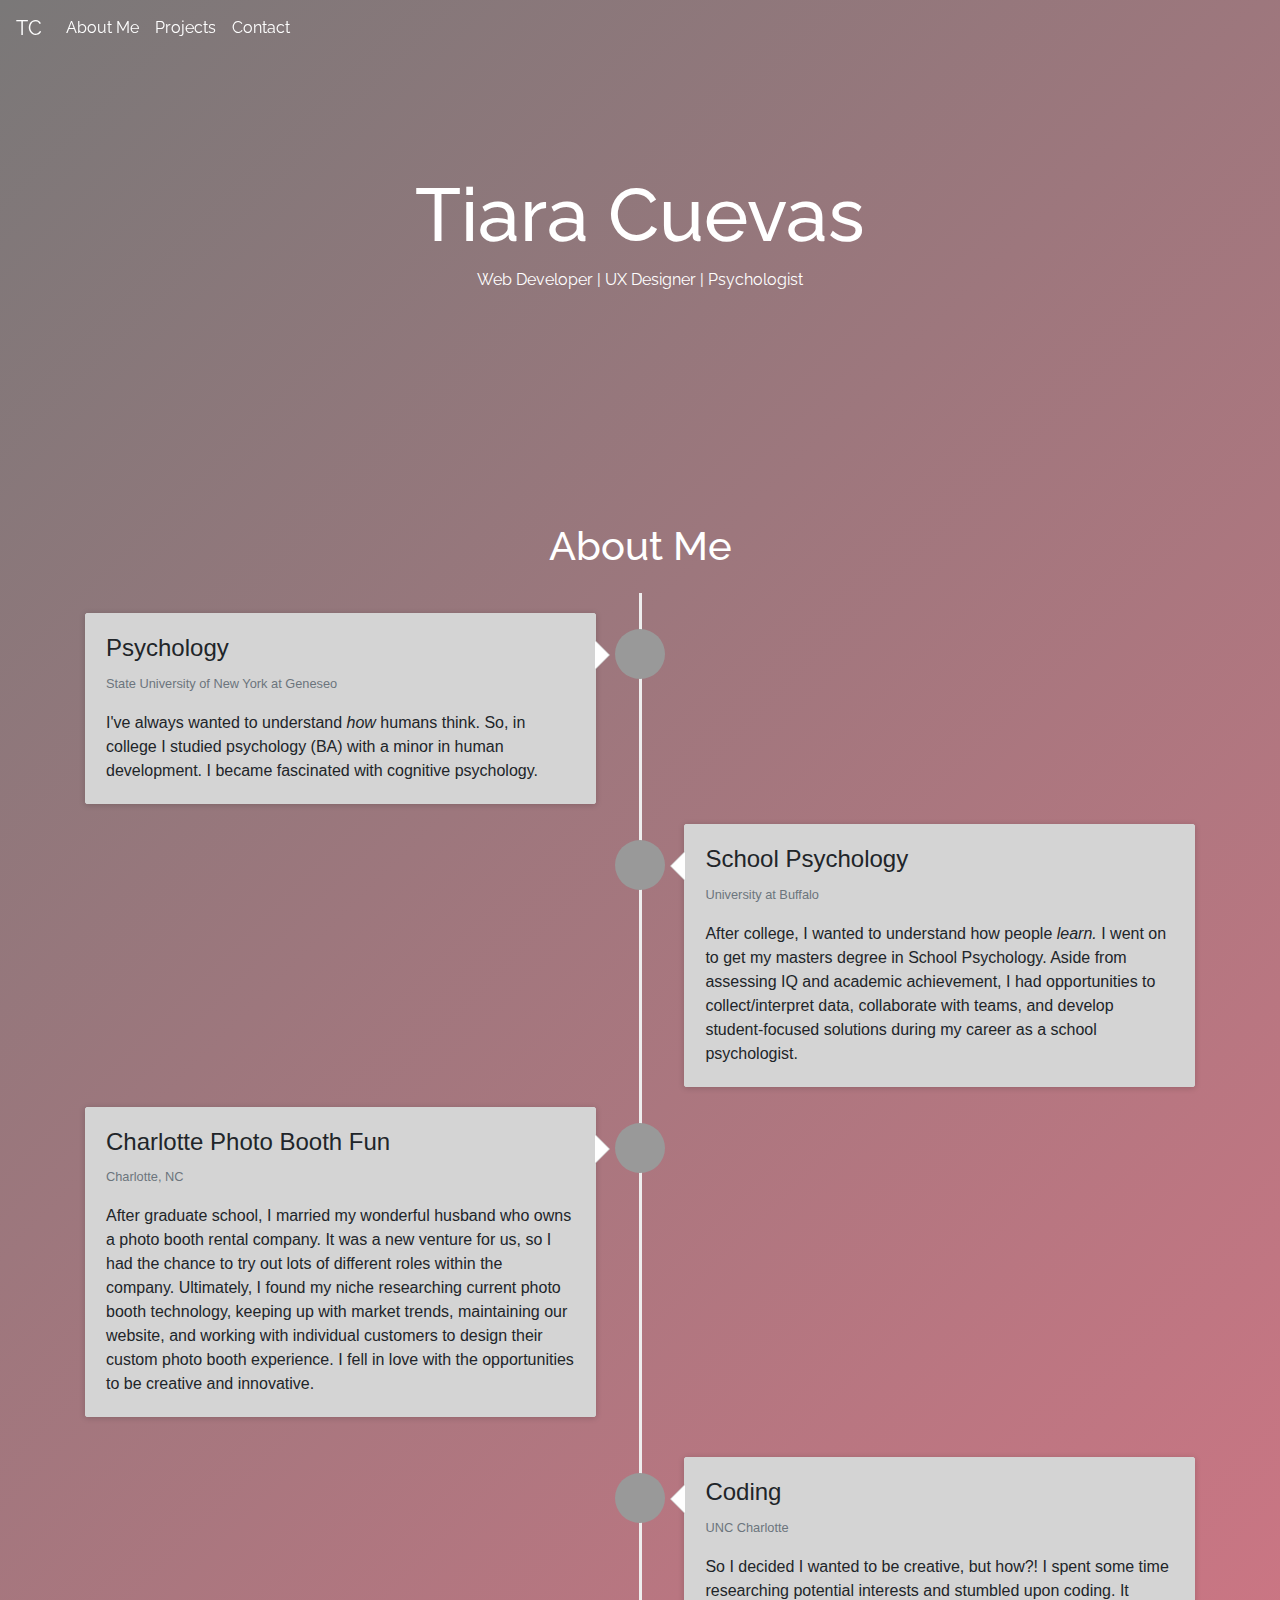
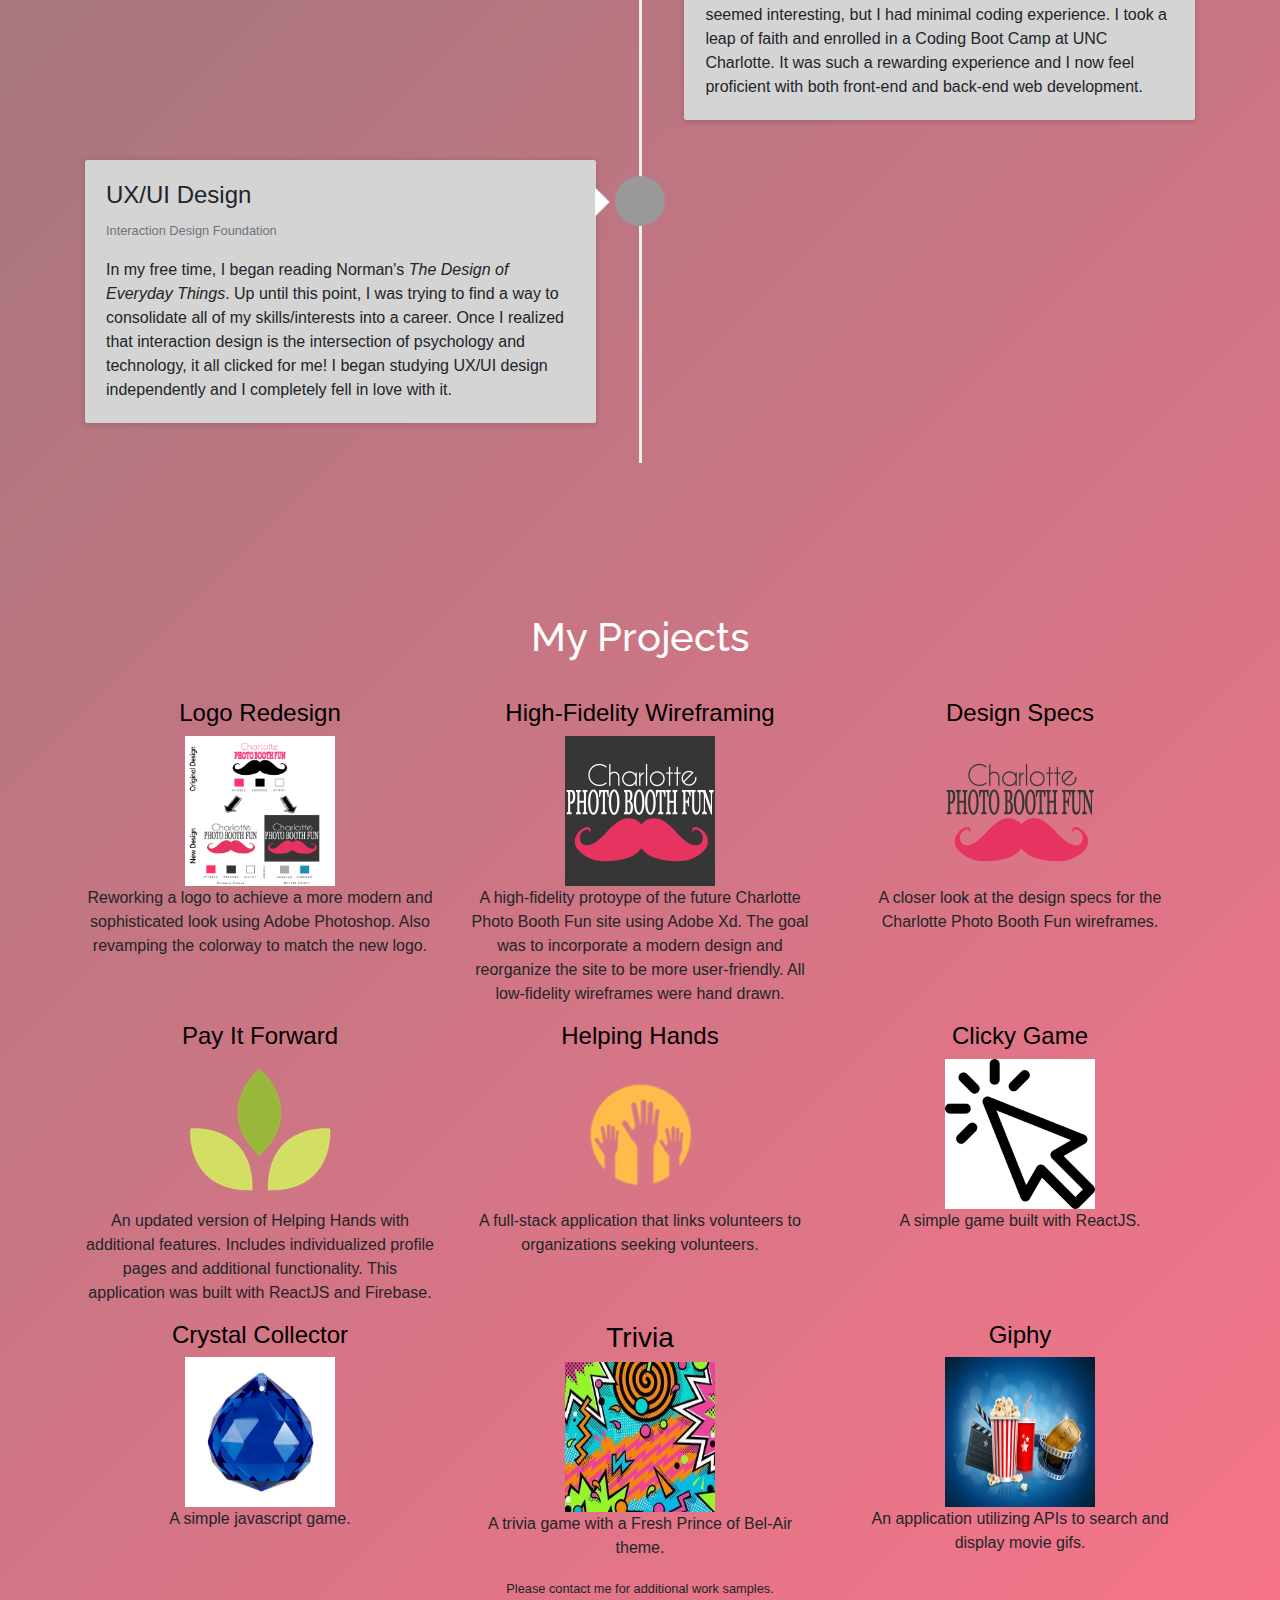
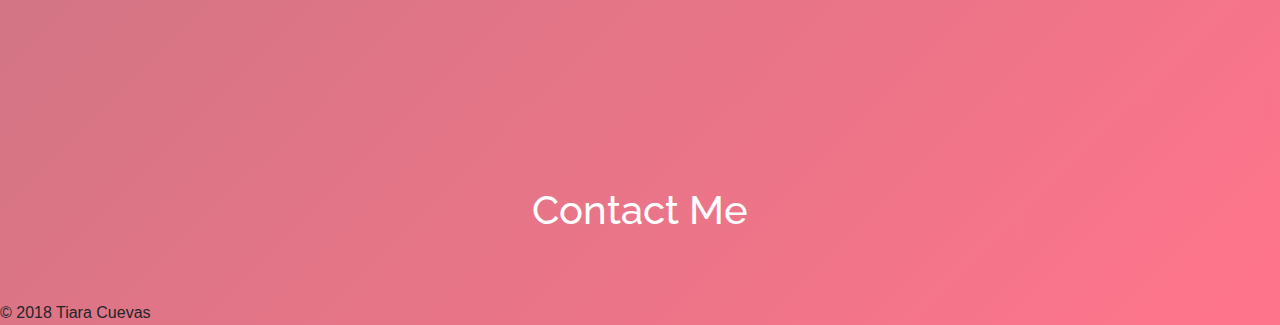
<file: index.html>
<!DOCTYPE html>
<html>

<head>
  <meta charset="utf-8" />
  <meta http-equiv="X-UA-Compatible" content="IE=edge">
  <title>Tiara Cuevas</title>
  <meta name="viewport" content="width=device-width, initial-scale=1">
  <link rel="stylesheet" type="text/css" href="css/style.css">
  <!-- Latest compiled and minified CSS -->
  <link rel="stylesheet" href="https://maxcdn.bootstrapcdn.com/bootstrap/4.1.0/css/bootstrap.min.css">



  <!-- Link to Font Awesome -->
  <link rel="stylesheet" href="https://use.fontawesome.com/releases/v5.3.1/css/all.css" integrity="sha384-mzrmE5qonljUremFsqc01SB46JvROS7bZs3IO2EmfFsd15uHvIt+Y8vEf7N7fWAU"
    crossorigin="anonymous">



  <!-- jQuery library -->
  <script src="https://ajax.googleapis.com/ajax/libs/jquery/3.3.1/jquery.min.js"></script>

  <!-- Popper JS -->
  <script src="https://cdnjs.cloudflare.com/ajax/libs/popper.js/1.14.0/umd/popper.min.js"></script>

  <!-- Latest compiled JavaScript -->
  <script src="https://maxcdn.bootstrapcdn.com/bootstrap/4.1.0/js/bootstrap.min.js"></script>

  <link href="https://fonts.googleapis.com/css?family=Open+Sans|Raleway" rel="stylesheet">
</head>

<body>
  <div class="container-main">
    <!--Header-->
    <header>
      <nav class="navbar sticky-top navbar-expand-lg bg-clear navbar-light">
        <!-- Name -->
        <a class="navbar-brand" href="/">TC</a>

        <!-- Toggler/collapsibe Button -->
        <button class="navbar-toggler" type="button" data-toggle="collapse" data-target="#collapsibleNavbar">
          <span class="navbar-toggler-icon"></span>
        </button>

        <!-- Navbar links -->
        <div class="collapse navbar-collapse" id="collapsibleNavbar">
          <ul class="nav navbar-nav navbar-right">
            <li class="nav-item">
              <a class="nav-link" href="#link_about">About Me</a>
            </li>
            <li class="nav-item">
              <a class="nav-link" href="#link_projects">Projects</a>
            </li>
            <li class="nav-item">
              <a class="nav-link" href="#link_contact">Contact</a>
            </li>
          </ul>
        </div>
      </nav>
    </header>



    <!--Landing section-->
    <div class="landing-section">
      <div class="jumbotron">
        <h1 style="font-size:75px">Tiara Cuevas</h1>
        <p>Web Developer | UX Designer | Psychologist</p>
      </div>

    </div>


  </div>



  <!--About Me-->
  <div class="about">
    <h1 id="timeline-heading"><a id="link_about">About Me</h1></a>
    <div class="container">
      <div class="page-header">
      </div>
      <ul class="timeline">
        <li>
          <div class="timeline-badge"><i class="fas fa-check"></i></div>
          <div class="timeline-panel">
            <div class="timeline-heading">
              <h4 class="timeline-title">Psychology</h4>
              <p><small class="text-muted">State University of New York at Geneseo</small></p>
            </div>
            <div class="timeline-body">
              <p>I've always wanted to understand <i>how</i> humans think. So, in college I studied psychology (BA)
                with
                a minor in human development. I became fascinated with cognitive psychology.</p>
            </div>
          </div>
        </li>
        <li class="timeline-inverted">
          <div class="timeline-badge"><i class="fas fa-check"></i></div>
          <div class="timeline-panel">
            <div class="timeline-heading">
              <h4 class="timeline-title">School Psychology</h4>
              <p><small class="text-muted">University at Buffalo</small></p>
            </div>
            <div class="timeline-body">
              <p>After college, I wanted to understand how people <i>learn.</i> I went on to get my masters degree in
                School
                Psychology. Aside from assessing IQ and academic achievement, I had opportunities to collect/interpret
                data,
                collaborate with teams, and develop student-focused solutions during my career as a school
                psychologist.</p>
            </div>
          </div>
        </li>
        <li>
          <div class="timeline-badge"><i class="fas fa-check"></i></div>
          <div class="timeline-panel">
            <div class="timeline-heading">
              <h4 class="timeline-title">Charlotte Photo Booth Fun</h4>
              <p><small class="text-muted">Charlotte, NC</small></p>
            </div>
            <div class="timeline-body">
              <p>After graduate school, I married my wonderful husband who owns a photo booth rental company. It was a
                new
                venture for us, so I had the chance to try out lots of different roles within the company. Ultimately,
                I
                found my niche researching current photo booth technology, keeping up with market trends, maintaining
                our
                website, and working with individual customers to design their custom photo booth experience. I fell in
                love
                with the opportunities to be creative and innovative.</p>
            </div>
          </div>
        </li>
        <li>
        <li class="timeline-inverted">
          <div class="timeline-badge"><i class="fas fa-check"></i></div>
          <div class="timeline-panel">
            <div class="timeline-heading">
              <h4 class="timeline-title">Coding</h4>
              <p><small class="text-muted">UNC Charlotte</small></p>
            </div>
            <div class="timeline-body">
              <p>So I decided I wanted to be creative, but how?! I spent some time researching potential interests and
                stumbled upon coding. It seemed interesting, but I had minimal coding experience. I took a leap of
                faith
                and enrolled in a Coding Boot Camp at UNC Charlotte. It was such a rewarding experience and I now feel
                proficient with both front-end and back-end web development.</p>
            </div>
          </div>
        </li>
        <li>

        <li>
          <div class="timeline-badge"><i class="fas fa-check"></i></div>
          <div class="timeline-panel">
            <div class="timeline-heading">
              <h4 class="timeline-title">UX/UI Design</h4>
              <p><small class="text-muted">Interaction Design Foundation</small></p>
            </div>
            <div class="timeline-body">
              <p>In my free time, I began reading Norman's <i>The Design of Everyday Things</i>. Up until this point,
                I was trying to find a way to consolidate all of my skills/interests into a career. Once I realized
                that
                interaction design is the intersection of psychology and technology, it all clicked for me! I began
                studying
                UX/UI design independently and I completely fell in love with it.</p>
            </div>
          </div>
        </li>


      </ul>
    </div>
  </div>

  <!--Projects-->
  <div class="projects">
    <h1 class="margin-all-projects"><a id="link_projects">My Projects</a></h1>

    <div class="container">
      <div class="row">
        <div class="col-sm">
          <a href="images/logo_redesign.png" target="_blank">
            <h4 class="project-title">Logo Redesign</h4>
            <img src="images/logo_redesign.png" class="img-project">
          </a>
          <p class="project-description">Reworking a logo to achieve a more modern and sophisticated look using Adobe
            Photoshop. Also revamping the colorway to match the new logo.</p>
        </div>
        <div class="col-sm">
          <a href="https://xd.adobe.com/view/2b5c2848-e72c-433c-64f5-20713b660f40-5d6d/" target="_blank">
            <h4 class="project-title">High-Fidelity Wireframing</h4>
            <img src="images/logo gray background.png" class="img-project">
          </a>
          <p class="project-description">A high-fidelity protoype of the future Charlotte Photo Booth Fun site using
            Adobe Xd. The goal was to incorporate a modern design and reorganize the site to be more user-friendly. All
            low-fidelity wireframes were hand drawn.</p>
        </div>
        <div class="col-sm">
          <a href="https://xd.adobe.com/spec/340019df-75d6-447f-5d7a-181ebeae4cf6-4231/" target="_blank">
            <h4 class="project-title">Design Specs</h4>
            <img src="images/logo gray letters.png" class="img-project">
          </a>
          <p class="project-description">A closer look at the design specs for the Charlotte Photo Booth Fun
            wireframes.</p>
        </div>

      </div>
    </div>

    <div class="container">
      <div class="row">
        <div class="col-sm">
          <a href="https://payitforward-c2c04.firebaseapp.com/" target="_blank">
            <h4 class="project-title">Pay It Forward</h4>
            <img src="images/payItForwardNoWords.15970caa.png" class="img-project">
          </a>
          <p class="project-description">An updated version of Helping Hands with additional features. Includes
            individualized
            profile pages and additional functionality. This application was built with ReactJS and Firebase.</p>
        </div>
        <div class="col-sm">
          <a href="https://obscure-castle-78824.herokuapp.com/" target="_blank">
            <h4 class="project-title">Helping Hands</h4>
            <img src="images/volunteerHands copy.png" class="img-project">
          </a>
          <p class="project-description">A full-stack application that links volunteers to organizations seeking
            volunteers.</p>
        </div>
        <div class="col-sm">
          <a href="http://tiaracuevas.com/clickygame/" target="_blank">
            <h4 class="project-title">Clicky Game</h4>
            <img src="images/clicker.png" class="img-project">
          </a>
          <p class="project-description">A simple game built with ReactJS.</p>
        </div>

      </div>
    </div>

    <div class="container">
      <div class="row">
        <div class="col-sm">
          <a href="https://tiaracuevas.github.io/unit-4-game/" target="_blank">
            <h4 class="project-title">Crystal Collector</h4>
            <img src="images/blue_crystal copy.jpg" class="img-project">
          </a>
          <p class="project-description">A simple javascript game.</p>
        </div>
        <div class="col-sm">
          <a href="https://tiaracuevas.github.io/TriviaGame/" target="_blank">
            <h3 class="project-title">Trivia</h3>
            <img src="images/background copy.jpg" class="img-project">
          </a>
          <p class="project-description">A trivia game with a Fresh Prince of Bel-Air theme.</p>
        </div>

        <div class="col-sm">
          <a href="https://tiaracuevas.github.io/giphy/" target="_blank">
            <h4 class="project-title">Giphy</h4>
            <img src="images/movie-background copy.jpg" class="img-project">
          </a>
          <p class="project-description">An application utilizing APIs to search and display movie gifs.</p>
        </div>

      </div>
    </div>
    <p style="text-align: center"><small>Please contact me for additional work samples.</small></p>
  </div>

  <!--Contact Me-->
  <div class="contact">
    <h1 class="contact-me"><a id="link_contact">Contact Me</a></h1>
    <div class="font-awesome-links">
      <a href="mailto:contact@tiaracuevas.com"><i class="fas fa-envelope-square fa-10x"></i></a>
      <a href="https://www.linkedin.com/in/tiara-cuevas-2a63b965/" target="_blank"><i class="fab fa-linkedin fa-10x"></i></a>
      <a href="https://github.com/tiaracuevas" target="_blank"><i class="fab fa-github fa-10x"></i></a>
    </div>
  </div>


  <button onclick="scrollUp()" id="scrollTopBtn"><i class="fas fa-chevron-up"></i></button>


  <footer class="footer sticky-bottom">&copy; 2018 Tiara Cuevas</footer>

  </div>



  <script>
    window.onscroll = function () { scrollFunction() };

    function scrollFunction() {
      if (document.body.scrollTop > 50 || document.documentElement.scrollTop > 50) {
        document.getElementById("scrollTopBtn").style.display = "block";
      } else {
        document.getElementById("scrollTopBtn").style.display = "none";
      }
    }

    function scrollUp() {
      document.body.scrollTop = 0;
      document.documentElement.scrollTop = 0;
    }
  </script>

</body>

</html>
</file>
<file: css/style.css>
body{
    background-image: linear-gradient(135deg, rgb(122, 120, 120),rgb(255, 116, 139))
    
    
}
.container-main{
    margin-right: 0px;
    margin-left: 0px;
    
}
.navbar{
    font-family: 'Raleway', sans-serif;
}
a.navbar-brand{
    color:white !important
}
a.nav-link{
    color:white !important
}

.landing{
    background-position: center;
    /* background-image: url("../images/roses.jpg");
    background-repeat: no-repeat;
    background-size: 100%;
    width: 100%; */
    height: 400px;
    font-family: 'Raleway', sans-serif;
    color: white;
    text-align: center;
    position: relative;
    object-fit: contain;
    
}
.text-block{
    position: absolute;
    top: 50%;
    left: 50%;
    transform: translate(-50%, -50%);
    background-color: black;
}
.name{
    font-size: 100px;
}
#title{
    font-size: 20px;
}
.about{
    
    height: auto;
    position: relative;
}
.projects{
    
    position: relative;
}
.contact{
   text-align: center;
    position: relative;
}



.jumbotron{
    background-color: transparent !important;
    font-family: 'Raleway', sans-serif;
    color:white;
    text-align: center;
    padding:40px;
    margin: 50px;
    
}

#timeline-heading{
  color: white;
  text-align: center;
  font-family: 'Raleway', sans-serif;
  padding-bottom: 15px;
  margin-top: 150px
}


   
.timeline {
    list-style: none;
    padding: 20px 0 20px;
    position: relative;
  }
  
  .timeline:before {
    top: 0;
    bottom: 0;
    position: absolute;
    content: " ";
    width: 3px;
    background-color: #eeeeee;
    left: 50%;
    margin-left: -1.5px;
  }
  
  .timeline > li {
    margin-bottom: 20px;
    position: relative;
  }
  
  .timeline > li:before,
  .timeline > li:after {
    content: " ";
    display: table;
  }
  
  .timeline > li:after {
    clear: both;
  }
  
  .timeline > li:before,
  .timeline > li:after {
    content: " ";
    display: table;
  }
  
  .timeline > li:after {
    clear: both;
  }
  
  .timeline > li > .timeline-panel {
    width: 46%;
    float: left;
    border: 1px solid #d4d4d4;
    border-radius: 2px;
    padding: 20px;
    position: relative;
    -webkit-box-shadow: 0 1px 6px rgba(0, 0, 0, 0.175);
    box-shadow: 0 1px 6px rgba(0, 0, 0, 0.175);
    background-color: #d4d4d4;
  }
  
  .timeline > li > .timeline-panel:before {
    position: absolute;
    top: 26px;
    right: -15px;
    display: inline-block;
    border-top: 15px solid transparent;
    border-left: 15px solid #ccc;
    border-right: 0 solid #ccc;
    border-bottom: 15px solid transparent;
    content: " ";
  }
  
  .timeline > li > .timeline-panel:after {
    position: absolute;
    top: 27px;
    right: -14px;
    display: inline-block;
    border-top: 14px solid transparent;
    border-left: 14px solid #fff;
    border-right: 0 solid #fff;
    border-bottom: 14px solid transparent;
    content: " ";
  }
  
  .timeline > li > .timeline-badge {
    color: #fff;
    width: 50px;
    height: 50px;
    line-height: 50px;
    font-size: 1.4em;
    text-align: center;
    position: absolute;
    top: 16px;
    left: 50%;
    margin-left: -25px;
    background-color: #999999;
    z-index: 100;
    border-top-right-radius: 50%;
    border-top-left-radius: 50%;
    border-bottom-right-radius: 50%;
    border-bottom-left-radius: 50%;
  }
  
  .timeline > li.timeline-inverted > .timeline-panel {
    float: right;
  }
  
  .timeline > li.timeline-inverted > .timeline-panel:before {
    border-left-width: 0;
    border-right-width: 15px;
    left: -15px;
    right: auto;
  }
  
  .timeline > li.timeline-inverted > .timeline-panel:after {
    border-left-width: 0;
    border-right-width: 14px;
    left: -14px;
    right: auto;
  }
  
  
  .timeline-title {
    margin-top: 0;
    color: inherit;
  }
  
  .timeline-body > p,
  .timeline-body > ul {
    margin-bottom: 0;
  }
  
  .timeline-body > p + p {
    margin-top: 5px;
  }

  .img-project{
    width: 150px;
    height: 150px;
    margin-left: auto;
    margin-right: auto;
    display: block;
    
}

.project-title{
  font-family: inherit;
  color: black;
  text-align:center
}

.margin-all-projects{
  color: white;
  text-align: center;
  font-family: 'Raleway', sans-serif;
  padding-bottom: 30px;
  margin-top: 150px

}

.col-sm{
  margin-left: auto;
    margin-right: auto;
    display: block;
 
}

.project-description{
  text-align: center;

}

.contact-me{
  color: white;
  text-align: center;
  font-family: 'Raleway', sans-serif;
  padding-bottom: 15px;
  margin-top: 150px
}

.font-awesome-links a{
  color: white;
  padding: 20px;
}

.contact{
  padding: 20px
}


#scrollTopBtn {
  display: none;
  position: fixed;
  bottom: 20px;
  right: 30px;
  z-index: 99;
  font-size: 16px;
  border: white 1px;
  outline: none;
  background-color: rgb(255, 116, 139);
  color: white;
  cursor: pointer;
  padding: 15px;
  border-radius: 4px;
  opacity: .7;
}

#scrollTopBtn:hover {
  background-color: #555;
}
</file>
